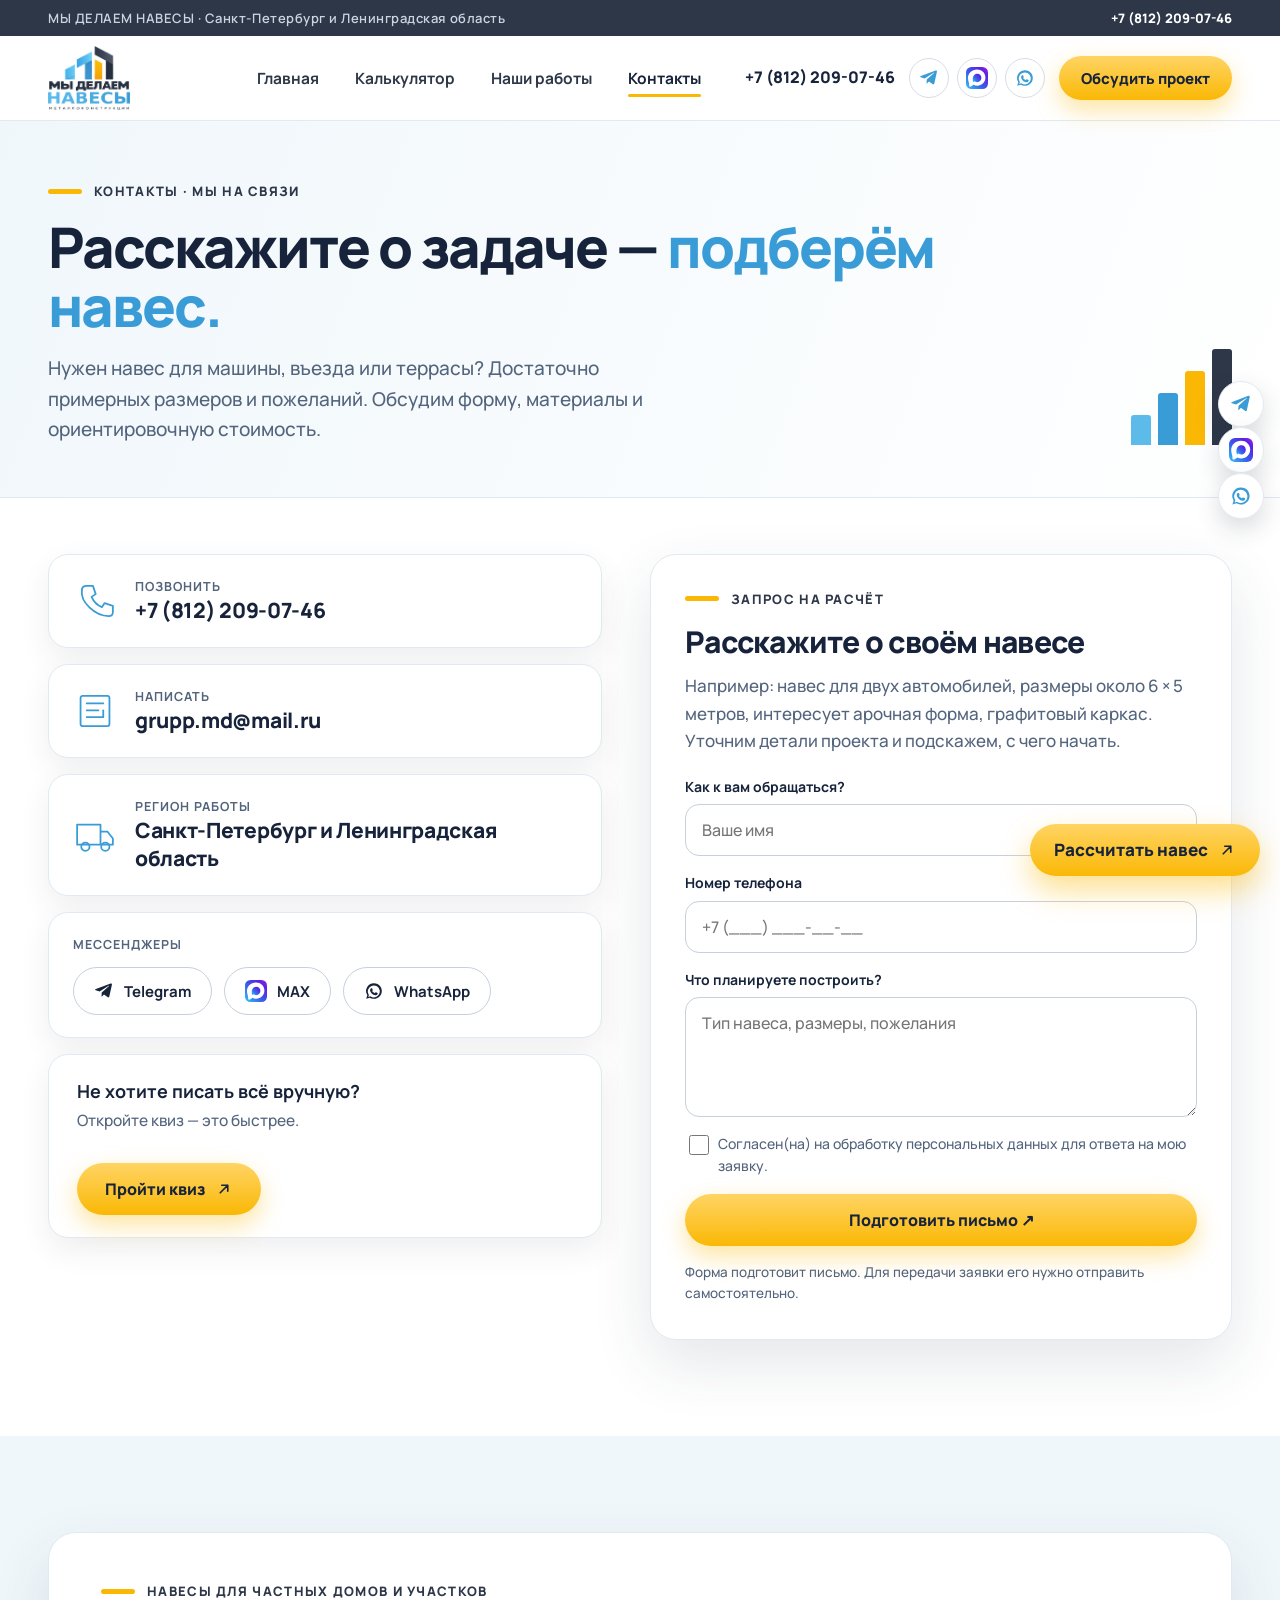
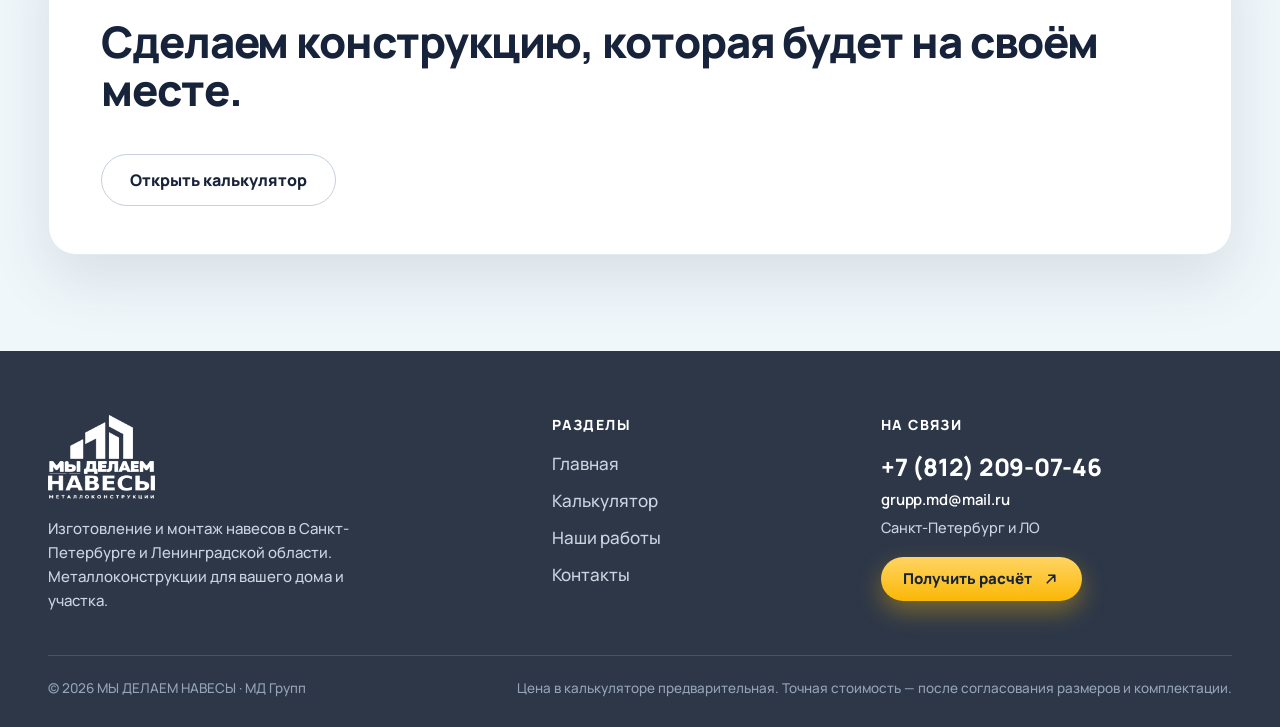
<file: site-navesy-v11/contacts.html>
<!DOCTYPE html>
<html lang="ru"><head><meta charset="utf-8"><meta name="viewport" content="width=device-width, initial-scale=1, viewport-fit=cover">
<title>Контакты — Мы делаем навесы | Санкт-Петербург и Ленинградская область</title><meta name="description" content="Телефон +7 (812) 209-07-46, grupp.md@mail.ru. Подберём навес под размеры вашего участка. Работаем в Санкт-Петербурге и Ленинградской области."><meta name="theme-color" content="#2D3748">
<meta property="og:title" content="Контакты — Мы делаем навесы | Санкт-Петербург и Ленинградская область"><meta property="og:description" content="Телефон +7 (812) 209-07-46, grupp.md@mail.ru. Подберём навес под размеры вашего участка. Работаем в Санкт-Петербурге и Ленинградской области."><meta property="og:type" content="website"><meta property="og:image" content="assets/images/real-10-built-gable.webp">
<link rel="icon" type="image/png" href="assets/images/favicon-64.png"><link rel="apple-touch-icon" href="assets/images/apple-touch-icon.png">
<link rel="stylesheet" href="assets/css/md-site.css"><link rel="stylesheet" href="assets/css/ui-arrows.css">
<script defer src="assets/js/site-config.js"></script><script defer src="assets/js/site.js"></script><script defer src="assets/js/extras.js"></script>
</head><body>
<div class="utility"><div class="wrap"><span>МЫ ДЕЛАЕМ НАВЕСЫ · Санкт-Петербург и Ленинградская область</span><a href="tel:+78122090746">+7 (812) 209-07-46</a></div></div>
<header class="site-header"><div class="wrap header-row"><a class="logo" href="index.html" aria-label="Мы делаем навесы — на главную"><img src="assets/images/logo-navesy.png" alt="Мы делаем навесы — металлоконструкции" width="86" height="64"></a>
<nav class="navigation" id="site-navigation" aria-label="Основное меню"><a href="index.html">Главная</a><a href="calculator.html">Калькулятор</a><a href="works.html">Наши работы</a><a href="contacts.html" aria-current="page">Контакты</a></nav>
<div class="header-actions"><a class="header-phone" href="tel:+78122090746">+7 (812) 209-07-46</a><div class="header-socials"><button aria-label="Telegram" class="messenger-chip messenger-chip--tg" data-popup-note="Оставьте телефон и удобный способ связи — подготовим расчёт и свяжемся с вами." data-popup-open="Telegram" data-popup-title="Связаться через Telegram" data-social-icon="telegram" title="Telegram" type="button"><svg aria-hidden="true" viewbox="0 0 24 24"><path d="M21.5 4.6 18.3 19c-.2 1-1 .9-1.6.6l-4.7-3.5-2.2 2.1c-.2.2-.4.4-.8.4l.3-4.8 8.8-7.9c.4-.3-.1-.5-.5-.2L6.7 12.5l-4.6-1.4c-1-.3-1-.9.2-1.4L20 3c.8-.3 1.7.2 1.5 1.6Z" fill="currentColor"></path></svg></button><button aria-label="MAX" class="messenger-chip messenger-chip--max" data-popup-note="Оставьте телефон и удобный способ связи — подготовим расчёт и свяжемся с вами." data-popup-open="MAX" data-popup-title="Связаться через MAX" data-social-icon="max" title="MAX" type="button"><img alt="" class="max-official-icon" loading="lazy" src="assets/images/max-local.svg"/><span class="max-icon-fallback">MAX</span></button><button aria-label="WhatsApp" class="messenger-chip messenger-chip--wa" data-popup-note="Оставьте телефон и удобный способ связи — подготовим расчёт и свяжемся с вами." data-popup-open="WhatsApp" data-popup-title="Связаться через WhatsApp" data-social-icon="whatsapp" title="WhatsApp" type="button"><svg aria-hidden="true" viewbox="0 0 24 24"><path d="M12 2.6A9.4 9.4 0 0 0 4 17.1L2.6 21.4l4.4-1.4A9.4 9.4 0 1 0 12 2.6Zm0 17.1c-1.4 0-2.8-.4-4-1.1l-.3-.2-2.6.8.8-2.5-.2-.3a7.2 7.2 0 1 1 6.3 3.3Zm4-5.4c-.2-.1-1.4-.7-1.6-.8-.2-.1-.4-.1-.5.1l-.7.8c-.1.2-.3.2-.5.1-1.1-.5-2-1.2-2.8-2.1-.2-.2-.2-.4 0-.6l.5-.6c.1-.1.2-.3.1-.5l-.7-1.7c-.1-.2-.3-.3-.5-.3h-.4c-.2 0-.5.1-.7.3-.6.5-.9 1.2-.9 2 0 .5.2 1 .4 1.5.8 1.7 2.1 3.1 3.8 4.1.6.3 1.3.5 2 .6.6 0 1.1-.1 1.7-.3.5-.2 1-.7 1.1-1.2l.2-1c0-.2-.1-.3-.3-.4Z" fill="currentColor"></path></svg></button></div><button class="btn btn-small" type="button" data-popup-open="Заявка" data-popup-title="Обсудить проект">Обсудить проект</button></div>
<button class="nav-toggle" type="button" aria-controls="site-navigation" aria-expanded="false" aria-label="Открыть меню"><span></span><span></span></button></div></header>
<main><div class="band"><div class="wrap"><div><div class="eb">Контакты · Мы на связи</div><h1>Расскажите о задаче — <em>подберём навес.</em></h1><p class="lead">Нужен навес для машины, въезда или террасы? Достаточно примерных размеров и пожеланий. Обсудим форму, материалы и ориентировочную стоимость.</p></div><div class="mot"><i style="height:30px;background:#5DBBEA"></i><i style="height:52px;background:#399CD7"></i><i style="height:74px;background:#FAB805"></i><i style="height:96px;background:#2D3748"></i></div></div></div>
<section class="s" style="padding-top:56px"><div class="wrap"><div class="cgrid"><div class="cc">
<div class="ci rv"><img src="assets/icons/phone-blue.svg" alt="" width="44" height="44"><div><small>Позвонить</small><a href="tel:+78122090746">+7 (812) 209-07-46</a></div></div>
<div class="ci rv"><img src="assets/icons/blueprint-blue.svg" alt="" width="44" height="44"><div><small>Написать</small><a href="mailto:grupp.md@mail.ru">grupp.md@mail.ru</a></div></div>
<div class="ci rv"><img src="assets/icons/truck-blue.svg" alt="" width="44" height="44"><div><small>Регион работы</small><b>Санкт-Петербург и Ленинградская область</b></div></div>
<div class="ci rv" style="display:block"><small style="margin-bottom:12px">Мессенджеры</small><div class="msgs"><button type="button" data-popup-note="Оставьте телефон и удобный способ связи — подготовим расчёт и свяжемся с вами." data-popup-open="Telegram" data-popup-title="Связаться через Telegram" data-social-icon="telegram" title="Telegram" type="button"><svg aria-hidden="true" viewbox="0 0 24 24"><path d="M21.5 4.6 18.3 19c-.2 1-1 .9-1.6.6l-4.7-3.5-2.2 2.1c-.2.2-.4.4-.8.4l.3-4.8 8.8-7.9c.4-.3-.1-.5-.5-.2L6.7 12.5l-4.6-1.4c-1-.3-1-.9.2-1.4L20 3c.8-.3 1.7.2 1.5 1.6Z" fill="currentColor"></path></svg>Telegram</button><button type="button" data-popup-note="Оставьте телефон и удобный способ связи — подготовим расчёт и свяжемся с вами." data-popup-open="MAX" data-popup-title="Связаться через MAX" data-social-icon="max" title="MAX" type="button"><img alt="" class="max-official-icon" loading="lazy" src="assets/images/max-local.svg"/><span class="max-icon-fallback">MAX</span>MAX</button><button type="button" data-popup-note="Оставьте телефон и удобный способ связи — подготовим расчёт и свяжемся с вами." data-popup-open="WhatsApp" data-popup-title="Связаться через WhatsApp" data-social-icon="whatsapp" title="WhatsApp" type="button"><svg aria-hidden="true" viewbox="0 0 24 24"><path d="M12 2.6A9.4 9.4 0 0 0 4 17.1L2.6 21.4l4.4-1.4A9.4 9.4 0 1 0 12 2.6Zm0 17.1c-1.4 0-2.8-.4-4-1.1l-.3-.2-2.6.8.8-2.5-.2-.3a7.2 7.2 0 1 1 6.3 3.3Zm4-5.4c-.2-.1-1.4-.7-1.6-.8-.2-.1-.4-.1-.5.1l-.7.8c-.1.2-.3.2-.5.1-1.1-.5-2-1.2-2.8-2.1-.2-.2-.2-.4 0-.6l.5-.6c.1-.1.2-.3.1-.5l-.7-1.7c-.1-.2-.3-.3-.5-.3h-.4c-.2 0-.5.1-.7.3-.6.5-.9 1.2-.9 2 0 .5.2 1 .4 1.5.8 1.7 2.1 3.1 3.8 4.1.6.3 1.3.5 2 .6.6 0 1.1-.1 1.7-.3.5-.2 1-.7 1.1-1.2l.2-1c0-.2-.1-.3-.3-.4Z" fill="currentColor"></path></svg>WhatsApp</button></div></div>
<div class="qsp rv" style="margin:0"><div><b>Не хотите писать всё вручную?</b><span>Откройте квиз — это быстрее.</span></div><button class="btn" type="button" data-popup-open="Заявка" data-popup-title="Пройти квиз и оставить заявку">Пройти квиз <svg class="ui-arrow" viewBox="0 0 24 24" fill="none" stroke="currentColor" stroke-width="2.2" stroke-linecap="round" stroke-linejoin="round" aria-hidden="true"><path d="M7 17 17 7M9 7h8v8"/></svg></button></div></div>
<div class="card-f rv"><div class="eb">Запрос на расчёт</div><h2 style="font-size:30px;margin-bottom:14px">Расскажите о своём навесе</h2><p style="color:var(--mut);margin-bottom:22px">Например: навес для двух автомобилей, размеры около 6 × 5 метров, интересует арочная форма, графитовый каркас. Уточним детали проекта и подскажем, с чего начать.</p>
<form class="contact-form" id="contact-form" novalidate><label>Как к вам обращаться?<input name="name" autocomplete="name" placeholder="Ваше имя" required></label><label>Номер телефона<input name="phone" type="tel" autocomplete="tel" placeholder="+7 (___) ___-__-__" required></label>
<label>Что планируете построить?<textarea name="message" rows="4" placeholder="Тип навеса, размеры, пожелания"></textarea></label>
<label class="consent"><input type="checkbox" name="consent" required><span>Согласен(на) на обработку персональных данных для ответа на мою заявку.</span></label>
<button class="btn" type="submit">Отправить запрос <svg class="ui-arrow" viewBox="0 0 24 24" fill="none" stroke="currentColor" stroke-width="2.2" stroke-linecap="round" stroke-linejoin="round" aria-hidden="true"><path d="M7 17 17 7M9 7h8v8"/></svg></button><p class="form-message" role="status" aria-live="polite">Мы свяжемся с вами и подготовим предварительный расчёт.</p></form></div></div></div></section>
<section class="s final"><div class="wrap"><div class="box"><div><div class="eb">Навесы для частных домов и участков</div><h2>Сделаем конструкцию, которая будет на своём месте.</h2></div><div class="btns"><a class="btn btn-ghost" href="calculator.html">Открыть калькулятор</a></div></div></div></section></main>
<footer class="footer"><div class="wrap"><div class="g">
<div><img src="assets/images/logo-navesy-white.png" alt="Мы делаем навесы — металлоконструкции" width="112" height="84"><p>Изготовление и монтаж навесов в Санкт-Петербурге и Ленинградской области. Металлоконструкции для вашего дома и участка.</p></div>
<div><h4>Разделы</h4><ul><li><a href="index.html">Главная</a></li><li><a href="calculator.html">Калькулятор</a></li><li><a href="works.html">Наши работы</a></li><li><a href="contacts.html">Контакты</a></li></ul></div>
<div class="ph"><h4>На связи</h4><a href="tel:+78122090746">+7 (812) 209-07-46</a><span><a href="mailto:grupp.md@mail.ru" style="font:600 15px Manrope">grupp.md@mail.ru</a></span><span>Санкт-Петербург и ЛО</span><button class="btn btn-small" type="button" data-popup-open="Заявка" data-popup-title="Поможем выбрать навес">Получить расчёт <svg class="ui-arrow" viewBox="0 0 24 24" fill="none" stroke="currentColor" stroke-width="2.2" stroke-linecap="round" stroke-linejoin="round" aria-hidden="true"><path d="M7 17 17 7M9 7h8v8"/></svg></button></div></div>
<div class="bot"><span>© <span data-year>2026</span> МЫ ДЕЛАЕМ НАВЕСЫ · МД Групп</span><span>Цена в калькуляторе предварительная. Точная стоимость — после согласования размеров и комплектации.</span></div></div></footer>
<div aria-label="Виджеты связи" class="floating-socials"><div class="floating-socials__stack"><button aria-label="Telegram" class="floating-socials__item floating-socials__item--tg" data-popup-note="Ответьте на несколько вопросов и оставьте телефон — мы свяжемся с вами в Telegram или перезвоним." data-popup-open="Telegram" data-popup-title="Квиз-заявка через Telegram" data-social-icon="telegram" title="Telegram" type="button"><svg aria-hidden="true" viewbox="0 0 24 24"><path d="M21.5 4.6 18.3 19c-.2 1-1 .9-1.6.6l-4.7-3.5-2.2 2.1c-.2.2-.4.4-.8.4l.3-4.8 8.8-7.9c.4-.3-.1-.5-.5-.2L6.7 12.5l-4.6-1.4c-1-.3-1-.9.2-1.4L20 3c.8-.3 1.7.2 1.5 1.6Z" fill="currentColor"></path></svg></button><button aria-label="MAX" class="floating-socials__item floating-socials__item--max" data-popup-note="Ответьте на несколько вопросов и оставьте телефон — мы свяжемся с вами в MAX или перезвоним." data-popup-open="MAX" data-popup-title="Квиз-заявка через MAX" data-social-icon="max" title="MAX" type="button"><img alt="" class="max-official-icon" loading="lazy" src="assets/images/max-local.svg"/><span class="max-icon-fallback">MAX</span></button><button aria-label="WhatsApp" class="floating-socials__item floating-socials__item--wa" data-popup-note="Ответьте на несколько вопросов и оставьте телефон — мы свяжемся с вами в WhatsApp или перезвоним." data-popup-open="WhatsApp" data-popup-title="Квиз-заявка через WhatsApp" data-social-icon="whatsapp" title="WhatsApp" type="button"><svg aria-hidden="true" viewbox="0 0 24 24"><path d="M12 2.6A9.4 9.4 0 0 0 4 17.1L2.6 21.4l4.4-1.4A9.4 9.4 0 1 0 12 2.6Zm0 17.1c-1.4 0-2.8-.4-4-1.1l-.3-.2-2.6.8.8-2.5-.2-.3a7.2 7.2 0 1 1 6.3 3.3Zm4-5.4c-.2-.1-1.4-.7-1.6-.8-.2-.1-.4-.1-.5.1l-.7.8c-.1.2-.3.2-.5.1-1.1-.5-2-1.2-2.8-2.1-.2-.2-.2-.4 0-.6l.5-.6c.1-.1.2-.3.1-.5l-.7-1.7c-.1-.2-.3-.3-.5-.3h-.4c-.2 0-.5.1-.7.3-.6.5-.9 1.2-.9 2 0 .5.2 1 .4 1.5.8 1.7 2.1 3.1 3.8 4.1.6.3 1.3.5 2 .6.6 0 1.1-.1 1.7-.3.5-.2 1-.7 1.1-1.2l.2-1c0-.2-.1-.3-.3-.4Z" fill="currentColor"></path></svg></button></div></div><a class="sticky-calc-btn" href="calculator.html">Рассчитать навес <svg class="ui-arrow" viewBox="0 0 24 24" fill="none" stroke="currentColor" stroke-width="2.2" stroke-linecap="round" stroke-linejoin="round" aria-hidden="true"><path d="M7 17 17 7M9 7h8v8"/></svg></a><div class="mobile-cta-bar"><a class="mobile-cta-bar__call" href="tel:+78122090746">Позвонить</a><button class="mobile-cta-bar__button" data-popup-note="Ответьте на несколько вопросов и оставьте телефон — подготовим предварительный расчёт навеса." data-popup-open="Заявка" data-popup-title="Пройти квиз и оставить заявку" type="button">Пройти квиз</button></div>
<div class="popup-backdrop" hidden=""></div><div aria-hidden="true" aria-labelledby="lead-modal-title" aria-modal="true" class="lead-modal lead-modal--quiz" id="lead-modal" role="dialog">
<div class="lead-modal__dialog lead-modal__dialog--quiz">
<button aria-label="Закрыть форму" class="lead-modal__close" data-popup-close="" type="button">×</button>
<div class="lead-modal__aside">
<span class="lead-modal__kicker">ПОДБОР НАВЕСА</span>
<h3>Четыре коротких вопроса — и мы поймём вашу задачу.</h3>
<ul>
<li>Поймём, какой навес вам нужен.</li>
<li>Сориентируем по форме, размерам и комплектации.</li>
<li>Отправим предварительный расчёт и свяжемся удобным способом.</li>
</ul>
<div class="lead-modal__aside-note">МЫ ДЕЛАЕМ НАВЕСЫ · Санкт-Петербург и ЛО · без предоплаты</div>
</div>
<div class="lead-modal__content">
<span class="lead-modal__kicker">КВИЗ-ЗАЯВКА</span>
<h3 id="lead-modal-title">Рассчитаем навес по вашим пожеланиям</h3>
<p class="lead-modal__text" data-popup-text="">Выберите подходящие варианты, а затем оставьте телефон. Это поможет подготовить точное предложение.</p>
<div class="quiz-progress"><span class="quiz-progress__label">Шаг <b data-quiz-step-current="">1</b> / 4</span><div class="quiz-progress__bar"><i data-quiz-progress=""></i></div></div>
<form class="quiz-form" data-quiz-form="" id="lead-form" novalidate="">
<input name="channel" type="hidden" value="Квиз с сайта"/>
<input name="page" type="hidden" value=""/>
<div class="quiz-step is-active" data-step="1">
<h4>Что нужно построить?</h4>
<div class="quiz-options">
<label class="quiz-option"><input name="purpose" required="" type="radio" value="Для 1 автомобиля"/><span>Для 1 автомобиля</span></label>
<label class="quiz-option"><input name="purpose" type="radio" value="Для 2 автомобилей"/><span>Для 2 автомобилей</span></label>
<label class="quiz-option"><input name="purpose" type="radio" value="Для террасы / зоны отдыха"/><span>Для террасы / зоны отдыха</span></label>
<label class="quiz-option"><input name="purpose" type="radio" value="Навес над въездом / двором"/><span>Навес над въездом / двором</span></label>
<label class="quiz-option"><input name="purpose" type="radio" value="Нужен другой вариант"/><span>Нужен другой вариант</span></label>
</div>
</div>
<div class="quiz-step" data-step="2">
<h4>Какая форма ближе?</h4>
<div class="quiz-options quiz-options--three">
<label class="quiz-option"><input name="type" required="" type="radio" value="Арочный"/><span>Арочный</span></label>
<label class="quiz-option"><input name="type" type="radio" value="Двускатный"/><span>Двускатный</span></label>
<label class="quiz-option"><input name="type" type="radio" value="Односкатный"/><span>Односкатный</span></label>
<label class="quiz-option"><input name="type" type="radio" value="Нужен совет"/><span>Нужен совет</span></label>
</div>
</div>
<div class="quiz-step" data-step="3">
<h4>Какие размеры и пожелания?</h4>
<div class="quiz-fields-row">
<label>Ширина, м<input name="width" placeholder="например, 6" type="text"/></label>
<label>Длина, м<input name="length" placeholder="например, 8" type="text"/></label>
</div>
<label>Комментарий<textarea name="message" placeholder="Например: нужен навес для двух автомобилей, цвет графит, без предоплаты, с монтажом под ключ" rows="4"></textarea></label>
</div>
<div class="quiz-step" data-step="4">
<h4>Куда отправить расчёт?</h4>
<div class="quiz-fields-row">
<label>Ваше имя<input autocomplete="name" name="name" placeholder="Ваше имя" required=""/></label>
<label>Телефон<input autocomplete="tel" name="phone" placeholder="+7 (___) ___-__-__" required="" type="tel"/></label>
</div>
<label>Удобный способ связи
            <select name="contact_method">
<option value="Телефон">Телефон</option>
<option value="WhatsApp">WhatsApp</option>
<option value="Telegram">Telegram</option>
<option value="MAX">MAX</option>
</select>
</label>
<label class="consent"><input name="consent" required="" type="checkbox"/><span>Согласен(на) на обработку персональных данных для ответа на мою заявку.</span></label>
</div>
<div class="quiz-nav">
<button class="btn btn-ghost" data-quiz-prev="" type="button">Назад</button>
<div class="quiz-nav__spacer"></div>
<button class="btn" data-quiz-next="" type="button">Далее</button>
<button class="btn" data-quiz-submit="" hidden="" type="submit">Получить расчёт <svg aria-hidden="true" class="ui-arrow" fill="none" height="19" stroke="currentColor" stroke-linecap="round" stroke-linejoin="round" stroke-width="2" viewbox="0 0 24 24" width="19"><path d="M5 19 19 5M7 5h12v12"></path></svg></button>
</div>
<p aria-live="polite" class="form-message" role="status">Сначала выберите параметры, затем оставьте контакты — мы подготовим предварительный расчёт.</p>
</form>
</div>
</div>
</div>
</file>
<file: site-navesy-v11/assets/css/md-site.css>
/* МЫ ДЕЛАЕМ НАВЕСЫ — единый дизайн сайта (небесная палитра брендбука, Manrope) */
@font-face{font-family:Manrope;font-weight:400;src:url(../fonts/manrope-cyrillic-400.woff2) format('woff2');unicode-range:U+0301,U+0400-045F,U+0490-0491,U+04B0-04B1,U+2116}
@font-face{font-family:Manrope;font-weight:400;src:url(../fonts/manrope-latin-400.woff2) format('woff2');unicode-range:U+0000-00FF,U+0131,U+0152-0153,U+2000-206F,U+20AC,U+2122,U+2191,U+2193,U+2212,U+FEFF}
@font-face{font-family:Manrope;font-weight:500;src:url(../fonts/manrope-cyrillic-500.woff2) format('woff2');unicode-range:U+0301,U+0400-045F,U+0490-0491,U+04B0-04B1,U+2116}
@font-face{font-family:Manrope;font-weight:500;src:url(../fonts/manrope-latin-500.woff2) format('woff2');unicode-range:U+0000-00FF,U+0131,U+0152-0153,U+2000-206F,U+20AC,U+2122,U+2191,U+2193,U+2212,U+FEFF}
@font-face{font-family:Manrope;font-weight:600;src:url(../fonts/manrope-cyrillic-600.woff2) format('woff2');unicode-range:U+0301,U+0400-045F,U+0490-0491,U+04B0-04B1,U+2116}
@font-face{font-family:Manrope;font-weight:600;src:url(../fonts/manrope-latin-600.woff2) format('woff2');unicode-range:U+0000-00FF,U+0131,U+0152-0153,U+2000-206F,U+20AC,U+2122,U+2191,U+2193,U+2212,U+FEFF}
@font-face{font-family:Manrope;font-weight:700;src:url(../fonts/manrope-cyrillic-700.woff2) format('woff2');unicode-range:U+0301,U+0400-045F,U+0490-0491,U+04B0-04B1,U+2116}
@font-face{font-family:Manrope;font-weight:700;src:url(../fonts/manrope-latin-700.woff2) format('woff2');unicode-range:U+0000-00FF,U+0131,U+0152-0153,U+2000-206F,U+20AC,U+2122,U+2191,U+2193,U+2212,U+FEFF}
@font-face{font-family:Manrope;font-weight:800;src:url(../fonts/manrope-cyrillic-800.woff2) format('woff2');unicode-range:U+0301,U+0400-045F,U+0490-0491,U+04B0-04B1,U+2116}
@font-face{font-family:Manrope;font-weight:800;src:url(../fonts/manrope-latin-800.woff2) format('woff2');unicode-range:U+0000-00FF,U+0131,U+0152-0153,U+2000-206F,U+20AC,U+2122,U+2191,U+2193,U+2212,U+FEFF}
:root{--sky:#5DBBEA;--deep:#399CD7;--yel:#FAB805;--yel-h:#FFD464;--gr:#2D3748;--ink:#17233A;--mut:#53647D;--lg:#E5E7EB;--tint:#F0F7FB;--line:#E1EAF1;--r:20px;--sh:0 12px 30px rgba(45,55,72,.08);--focus:0 0 0 3px rgba(57,156,215,.28);--hh:84px}
*{box-sizing:border-box}html{scroll-behavior:smooth;scroll-padding-top:calc(var(--hh) + 16px)}
body{margin:0;font:500 17px/1.6 Manrope,Arial,sans-serif;color:var(--gr);background:#fff;-webkit-font-smoothing:antialiased}
body.body-locked{overflow:hidden}[hidden]{display:none!important}.is-hidden{display:none!important}
img{max-width:100%;display:block}a{color:inherit;text-decoration:none}button{font-family:inherit}
h1,h2,h3,h4{color:var(--ink);margin:0;letter-spacing:-.025em}
h1{font-weight:800;font-size:clamp(36px,5vw,64px);line-height:1.05;letter-spacing:-.035em}
h2{font-weight:800;font-size:clamp(28px,3.4vw,44px);line-height:1.1}
h3{font-weight:800;font-size:20px;line-height:1.25;letter-spacing:-.015em}
p{margin:0}.wrap{max-width:1240px;margin:0 auto;padding:0 28px}
em{font-style:normal;color:var(--deep)}
.eb{display:flex;align-items:center;gap:12px;font-weight:800;font-size:13px;letter-spacing:.1em;text-transform:uppercase;color:var(--gr);margin-bottom:16px}.eb::before{content:"";width:34px;height:5px;border-radius:3px;background:var(--yel);flex:none}
.lead{font-size:19px;color:var(--mut);max-width:640px}
:focus-visible{outline:0;box-shadow:var(--focus);border-radius:12px}
.ui-arrow{flex:none;transition:transform .2s}a:hover .ui-arrow,button:hover .ui-arrow{transform:translate(2px,-2px)}
/* кнопки */
.btn{display:inline-flex;align-items:center;justify-content:center;gap:10px;min-height:52px;padding:0 28px;border:0;border-radius:999px;background:linear-gradient(180deg,#FFD464,var(--yel));color:var(--ink);font:800 16px Manrope,sans-serif;cursor:pointer;box-shadow:0 10px 24px rgba(250,184,5,.38);transition:transform .15s,background .15s}
.btn:hover{transform:translateY(-1px);background:var(--yel-h)}.btn:active{transform:none;background:#E5A800}.btn-small{min-height:44px;padding:0 22px;font-size:15px}
.btn-ghost{background:#fff;box-shadow:none;border:1.5px solid #C7D0DC}.btn-ghost:hover{background:var(--tint);border-color:var(--deep)}
.link{display:inline-flex;align-items:center;gap:10px;font-weight:700;color:var(--deep);border-bottom:2px solid var(--sky);padding-bottom:3px;background:none;border-top:0;border-left:0;border-right:0;cursor:pointer;font-size:inherit}.link:hover{border-color:var(--deep)}
/* верхняя полоса и шапка */
.utility{background:var(--gr);color:#CBD5E1;font-size:13px;font-weight:600}.utility .wrap{display:flex;justify-content:space-between;gap:20px;min-height:36px;align-items:center}.utility a{color:#fff;font-weight:800;display:inline-flex;gap:8px;align-items:center}.utility span{letter-spacing:.04em}
.site-header{position:sticky;top:0;z-index:60;background:rgba(255,255,255,.95);backdrop-filter:blur(10px);border-bottom:1px solid var(--line)}
.header-row{display:flex;align-items:center;gap:28px;min-height:var(--hh)}
.logo img{height:64px;width:auto}
.navigation{display:flex;gap:4px;margin-left:auto}.navigation a{padding:10px 16px;border-radius:999px;font-weight:700;font-size:15.5px;position:relative}.navigation a:hover{background:var(--tint)}.navigation a[aria-current=page]{color:var(--ink)}.navigation a[aria-current=page]::after{content:"";position:absolute;left:16px;right:16px;bottom:3px;height:3px;border-radius:2px;background:var(--yel)}
.header-actions{display:flex;align-items:center;gap:14px}.header-phone{font-weight:800;font-size:16px;color:var(--ink);white-space:nowrap}
.header-socials{display:flex;gap:8px}.messenger-chip{width:40px;height:40px;border-radius:50%;border:1.5px solid #D5DCE6;background:#fff;display:grid;place-items:center;cursor:pointer;padding:0;color:var(--deep);transition:.15s}.messenger-chip:hover{border-color:var(--deep);background:var(--tint)}.messenger-chip svg{width:20px;height:20px;fill:currentColor}.messenger-chip img{width:22px;height:22px}.max-icon-fallback{display:none!important}
.nav-toggle{display:none;margin-left:auto;width:48px;height:48px;border:1px solid var(--line);border-radius:14px;background:#fff;cursor:pointer;padding:0}.nav-toggle span{display:block;width:20px;height:2px;background:var(--gr);margin:5px auto;border-radius:2px;transition:.2s}
.nav-toggle[aria-expanded=true] span:first-child{transform:translateY(3.5px) rotate(45deg)}.nav-toggle[aria-expanded=true] span:last-child{transform:translateY(-3.5px) rotate(-45deg)}
/* первый экран */
.hero{position:relative;background:linear-gradient(110deg,#fff 40%,var(--tint) 100%);overflow:hidden}
.hero .wrap{display:grid;grid-template-columns:minmax(0,1fr) minmax(0,1fr);gap:24px;align-items:center;min-height:620px;padding-top:56px;padding-bottom:64px;position:relative}
.hero h1{margin-bottom:22px}.hero h1 em{display:block}.hero .lead{margin-bottom:30px}
.hero .cta{display:flex;flex-wrap:wrap;align-items:center;gap:26px}
.hero-ph{position:absolute;right:0;top:0;bottom:0;width:54%;clip-path:polygon(14% 0,100% 0,100% 100%,0 100%)}.hero-ph img{width:100%;height:100%;object-fit:cover}
.hero-cap{position:absolute;right:28px;bottom:22px;z-index:2;display:flex;gap:14px;flex-wrap:wrap;background:rgba(255,255,255,.93);border-radius:999px;padding:8px 18px;font-size:13px;font-weight:700;color:var(--mut)}.hero-cap b{color:var(--ink)}
.facts{background:#fff;border-bottom:1px solid var(--line)}.facts .wrap{display:grid;grid-template-columns:repeat(3,1fr)}
.fact{display:flex;gap:16px;align-items:center;padding:26px 24px;border-right:1px solid var(--line)}.fact:last-child{border:0}.fact i{font:800 14px Manrope;font-style:normal;color:var(--deep);width:36px;height:36px;border-radius:50%;background:#E3F3FB;display:grid;place-items:center;flex:none}.fact b{color:var(--ink);font-size:16.5px}
section.s{padding:96px 0}.tint{background:var(--tint)}
.sh{display:flex;justify-content:space-between;align-items:flex-end;gap:30px;margin-bottom:46px}.sh .lead{margin-top:16px}
/* условия */
.assure{display:grid;grid-template-columns:1.05fr 1fr;gap:56px;align-items:center}
.assure-ph{border-radius:26px;overflow:hidden;box-shadow:0 24px 60px rgba(45,55,72,.16);aspect-ratio:4/3}.assure-ph img{width:100%;height:100%;object-fit:cover}
.pts{display:grid;grid-template-columns:repeat(3,1fr);gap:16px;margin:30px 0}.pt{background:#fff;border:1px solid var(--line);border-radius:var(--r);padding:20px;box-shadow:var(--sh)}.pt i{font:800 12px Manrope;font-style:normal;color:var(--deep);display:block;margin-bottom:8px}.pt b{display:block;color:var(--ink);font-size:17px;line-height:1.25;margin-bottom:6px}.pt span{color:var(--mut);font-size:14.5px;line-height:1.45;display:block}
/* типы */
.types{display:grid;grid-template-columns:repeat(3,1fr);gap:24px}
.tcard{background:#fff;border:1px solid var(--line);border-radius:var(--r);overflow:hidden;box-shadow:var(--sh);display:flex;flex-direction:column}.tcard .ph{aspect-ratio:4/3;overflow:hidden}.tcard .ph img{width:100%;height:100%;object-fit:cover;transition:transform .5s}.tcard:hover .ph img{transform:scale(1.04)}.tcard .tx{padding:22px 24px 26px;display:flex;flex-direction:column;gap:8px;flex:1}.tcard p{color:var(--mut);font-size:15.5px}.tcard .link{margin-top:auto;align-self:flex-start}
.fam{display:grid;grid-template-columns:repeat(4,1fr);gap:22px;margin-top:56px}
.fcard{background:#fff;border:1px solid var(--line);border-radius:var(--r);padding:24px;box-shadow:var(--sh);display:flex;flex-direction:column;gap:12px}.fcard .big{background:var(--tint);border-radius:14px;padding:14px 10px}.fcard .big img{width:100%;height:auto}.fcard p{font-size:15px;color:var(--mut);line-height:1.5}
.thumbs{display:grid;grid-template-columns:repeat(3,1fr);gap:8px;margin-top:auto}.thumbs figure{margin:0;border:1px solid var(--line);border-radius:12px;padding:6px 4px 5px;text-align:center;background:#fff}.thumbs img{width:100%;height:auto}.thumbs figcaption{font:800 11.5px Manrope;color:var(--ink);margin-top:1px}
.sub-h{display:flex;justify-content:space-between;align-items:flex-end;gap:24px;margin-top:64px;flex-wrap:wrap}.sub-h h3{font-size:28px;font-weight:800}
/* этапы */
.process{display:grid;grid-template-columns:1fr 1.1fr;gap:56px;align-items:center}
.process-ph{border-radius:26px;overflow:hidden;box-shadow:0 24px 60px rgba(45,55,72,.16);aspect-ratio:1/1}.process-ph img{width:100%;height:100%;object-fit:cover}
.steps{display:grid;gap:16px;margin:30px 0}.step{display:flex;gap:18px;background:#fff;border:1px solid var(--line);border-radius:var(--r);padding:20px 22px;box-shadow:var(--sh)}.step .n{flex:none;font:800 14px Manrope;width:44px;height:44px;border-radius:50%;background:#E3F3FB;display:grid;place-items:center;color:var(--ink)}.step p{color:var(--mut);font-size:15.5px;margin-top:3px}
/* калькулятор */
.calc-bg{background:var(--tint)}
.calc-shell{background:#fff;border:1px solid var(--line);border-radius:26px;box-shadow:0 24px 60px rgba(45,55,72,.14);padding:18px}
.calc-notes{display:grid;grid-template-columns:repeat(3,1fr);gap:20px;margin-top:28px}.note{background:#fff;border:1px solid var(--line);border-radius:var(--r);padding:20px 24px;box-shadow:var(--sh)}.note b{display:block;color:var(--ink);margin-bottom:4px}.note span{color:var(--mut);font-size:15.5px}
/* работы */
.works3{display:grid;grid-template-columns:repeat(3,1fr);gap:24px}
.wk{background:#fff;border:1px solid var(--line);border-radius:var(--r);overflow:hidden;box-shadow:var(--sh);display:flex;flex-direction:column}.wk .ph{aspect-ratio:16/10;overflow:hidden;position:relative}.wk .ph img{width:100%;height:100%;object-fit:cover;transition:transform .5s}.wk:hover .ph img{transform:scale(1.04)}.wk .tx{padding:20px 22px 24px}.wk .tx small{display:block;font:800 11.5px Manrope;letter-spacing:.08em;color:var(--deep);margin-bottom:6px;text-transform:uppercase}
/* отзывы */
.reviews{display:grid;grid-template-columns:1fr 1.6fr;gap:56px;align-items:start}
.rvcards{display:grid;gap:16px}.rvc{background:#fff;border:1px solid var(--line);border-radius:var(--r);padding:24px 26px;box-shadow:var(--sh)}.rvc .src{display:inline-block;font:800 11.5px Manrope;letter-spacing:.08em;text-transform:uppercase;color:var(--ink);background:#E3F3FB;border-radius:999px;padding:5px 12px;margin-bottom:12px}.rvc p{color:var(--gr);font-size:16.5px}.rvc strong{display:block;margin-top:12px;color:var(--ink)}.rvc span.m{color:var(--mut);font-size:14px}
.rv-note{margin-top:18px;font-size:14px;color:var(--mut);display:flex;gap:16px;flex-wrap:wrap;align-items:center}
/* баннер */
.banner{position:relative;color:#fff;overflow:hidden;min-height:420px;display:flex;align-items:center}.banner img.bg{position:absolute;inset:0;width:100%;height:100%;object-fit:cover}.banner::before{content:"";position:absolute;inset:0;background:linear-gradient(90deg,rgba(23,35,58,.86) 8%,rgba(23,35,58,.45) 60%,rgba(23,35,58,.1));z-index:1}.banner .wrap{position:relative;z-index:2;padding-top:64px;padding-bottom:64px;width:100%}.banner h2{color:#fff;max-width:640px}.banner p{margin-top:18px;max-width:560px;color:#E2E8F0;font-size:18px}.banner .eb{color:#fff}
/* FAQ */
.faq{display:grid;grid-template-columns:1fr 1.5fr;gap:56px;align-items:start}.faq-list{display:grid;gap:12px}
.faq-list details{background:#fff;border:1px solid var(--line);border-radius:18px;padding:0 24px;box-shadow:var(--sh)}.faq-list summary{list-style:none;cursor:pointer;padding:20px 30px 20px 0;font-weight:800;color:var(--ink);font-size:17.5px;position:relative}.faq-list summary::-webkit-details-marker{display:none}.faq-list summary::after{content:"";position:absolute;right:4px;top:50%;width:11px;height:11px;border-right:2.5px solid var(--deep);border-bottom:2.5px solid var(--deep);transform:translateY(-70%) rotate(45deg);transition:.2s}.faq-list details[open] summary::after{transform:translateY(-30%) rotate(-135deg)}.faq-list details p{padding:0 0 22px;color:var(--mut);font-size:16.5px}
/* финальный призыв */
.final{background:var(--tint)}.final .box{display:flex;justify-content:space-between;align-items:center;gap:40px;flex-wrap:wrap;background:#fff;border:1px solid var(--line);border-radius:28px;padding:48px 52px;box-shadow:0 24px 60px rgba(45,55,72,.12)}.final .btns{display:flex;gap:16px;flex-wrap:wrap}
/* страницы внутри */
.band{background:linear-gradient(110deg,#F0F7FB,#fff);border-bottom:1px solid var(--line);padding:60px 0 52px}.band .wrap{display:flex;justify-content:space-between;align-items:flex-end;gap:40px}.band h1{font-size:clamp(34px,4.6vw,56px)}.band .lead{margin-top:18px}
.mot{display:flex;gap:7px;align-items:flex-end;flex:none}.mot i{display:block;width:20px;border-radius:3px 3px 0 0}
.qsp{display:flex;justify-content:space-between;align-items:center;gap:30px;flex-wrap:wrap;background:#fff;border:1px solid var(--line);border-radius:var(--r);padding:22px 28px;box-shadow:var(--sh);margin-bottom:30px}.qsp b{display:block;color:var(--ink);font-size:18px}.qsp span{color:var(--mut);font-size:15.5px}
.feat{display:grid;grid-template-columns:repeat(3,1fr);gap:22px;margin-bottom:56px}.feat article{background:#fff;border:1px solid var(--line);border-radius:var(--r);padding:24px;box-shadow:var(--sh);display:flex;flex-direction:column;gap:10px}.feat p{color:var(--mut);font-size:15.5px}.feat .link{margin-top:auto;align-self:flex-start}
.work-filters{display:flex;flex-wrap:wrap;gap:10px;margin-bottom:34px}.filter{font:700 15px Manrope;padding:11px 22px;border-radius:999px;border:1px solid #D5DCE6;background:#fff;color:var(--gr);cursor:pointer;transition:.15s}.filter:hover{border-color:var(--deep)}.filter[aria-pressed=true]{background:var(--sky);border-color:var(--sky);color:var(--ink)}.filter span{opacity:.7;margin-left:6px;font-weight:600}
.gallery{display:grid;grid-template-columns:repeat(3,1fr);gap:24px}
.work-card{background:#fff;border:1px solid var(--line);border-radius:var(--r);overflow:hidden;box-shadow:var(--sh);display:flex;flex-direction:column;cursor:zoom-in;transition:transform .2s}.work-card:hover{transform:translateY(-3px)}
.work-photo{aspect-ratio:16/10;overflow:hidden;position:relative}.work-photo img{width:100%;height:100%;object-fit:cover;transition:transform .5s}.work-card:hover .work-photo img{transform:scale(1.04)}
.zoom-indicator{position:absolute;right:12px;top:12px;width:38px;height:38px;border-radius:50%;background:rgba(255,255,255,.94);display:grid;place-items:center;color:var(--ink)}.zoom-indicator svg{width:18px;height:18px;stroke:currentColor;fill:none;stroke-width:2;stroke-linecap:round;stroke-linejoin:round}
.work-description{display:flex;justify-content:space-between;gap:14px;align-items:flex-start;padding:18px 22px 6px}.work-description>div span{display:block;font:800 11px Manrope;letter-spacing:.08em;color:var(--deep);margin-bottom:5px}.work-description>span{font-size:13.5px;color:var(--mut);font-weight:600;display:flex;gap:6px;align-items:center;white-space:nowrap}.work-description svg{width:15px;height:15px;stroke:currentColor;fill:none;stroke-width:2}
.work-card__action{padding:6px 22px 20px}.work-card__action button{background:none;border:0;padding:0;cursor:pointer;color:var(--deep);font:800 14.5px Manrope;display:inline-flex;gap:8px;align-items:center;border-bottom:2px solid var(--sky);padding-bottom:2px}
.gallery-more{display:flex;flex-direction:column;align-items:center;gap:14px;margin-top:40px}.gallery-more__button{font:800 16px Manrope;padding:0 30px;min-height:52px;border-radius:999px;border:1.5px solid #C7D0DC;background:#fff;cursor:pointer;display:inline-flex;align-items:center;gap:10px}.gallery-more__button:hover{background:var(--tint);border-color:var(--deep)}.gallery-more__count{font-size:14px;color:var(--mut)}
.image-dialog{border:0;padding:0;background:transparent;max-width:min(1100px,94vw);width:100%}.image-dialog::backdrop{background:rgba(23,35,58,.82);backdrop-filter:blur(3px)}.dialog-inner{position:relative;background:#fff;border-radius:22px;overflow:hidden}.dialog-inner img{width:100%;max-height:78vh;object-fit:contain;background:#0f172a}[data-dialog-title]{padding:16px 24px;font-weight:700;color:var(--ink)}.dialog-close{position:absolute;right:14px;top:14px;width:44px;height:44px;border-radius:50%;border:0;background:rgba(255,255,255,.95);font-size:26px;cursor:pointer;color:var(--ink);z-index:2;line-height:1}
.how{display:grid;grid-template-columns:1.05fr 1fr;gap:56px;align-items:center}.how svg{width:100%;height:auto;background:#fff;border:1px solid var(--line);border-radius:var(--r);box-shadow:var(--sh)}
.hl{list-style:none;margin:0;padding:0;display:grid;gap:18px;counter-reset:h}.hl li{display:flex;gap:16px}.hl li::before{counter-increment:h;content:counter(h);flex:none;width:36px;height:36px;border-radius:50%;background:var(--sky);color:var(--ink);font:800 15px Manrope;display:grid;place-items:center}.hl b{display:block;color:var(--ink)}.hl span{color:var(--mut);font-size:15.5px}
/* контакты и формы */
.cgrid{display:grid;grid-template-columns:1fr 1.05fr;gap:48px;align-items:start}.cc{display:grid;gap:16px}
.ci{display:flex;gap:18px;align-items:center;background:#fff;border:1px solid var(--line);border-radius:var(--r);padding:22px 24px;box-shadow:var(--sh)}.ci img{width:44px;height:44px;flex:none}.ci small{display:block;font-weight:700;font-size:12.5px;letter-spacing:.08em;text-transform:uppercase;color:var(--mut)}.ci a,.ci b{font-size:21px;font-weight:800;color:var(--ink);letter-spacing:-.015em;line-height:1.25}.ci span{display:block;color:var(--mut);font-size:15px;font-weight:500}
.msgs{display:flex;flex-wrap:wrap;gap:12px;margin-top:6px}.msgs button{display:inline-flex;align-items:center;gap:10px;padding:12px 20px;border:1.5px solid #C7D0DC;border-radius:999px;font:700 15px Manrope;background:#fff;cursor:pointer;color:var(--ink)}.msgs button:hover{border-color:var(--deep);background:var(--tint)}.msgs svg{width:20px;height:20px;fill:var(--deep)}.msgs img{width:22px;height:22px}
.card-f{background:#fff;border:1px solid var(--line);border-radius:26px;padding:34px;box-shadow:0 24px 60px rgba(45,55,72,.12)}
.contact-form{display:grid;gap:16px}.contact-form label{display:grid;gap:6px;font-weight:700;font-size:14px;color:var(--ink)}
.contact-form input:not([type=checkbox]),.contact-form textarea,.contact-form select,.quiz-form input:not([type=radio]):not([type=checkbox]),.quiz-form textarea,.quiz-form select{width:100%;font:500 16px Manrope,sans-serif;color:var(--gr);background:#fff;border:1.5px solid #C7D0DC;border-radius:14px;padding:14px 16px;min-height:52px;outline:0;transition:.15s}
.contact-form textarea,.quiz-form textarea{min-height:120px;resize:vertical}.contact-form input:focus,.contact-form textarea:focus,.quiz-form input:focus,.quiz-form select:focus,.quiz-form textarea:focus{border-color:var(--deep);box-shadow:var(--focus)}
.consent{display:flex!important;gap:12px;align-items:flex-start;font-weight:500!important;font-size:14px!important;color:var(--mut)!important}.consent input{width:20px;height:20px;margin-top:2px;flex:none;accent-color:var(--deep)}
.form-message{font-size:13.5px;color:var(--mut);min-height:1.2em}
/* подвал */
.footer{background:var(--gr);color:#CBD5E1;padding:64px 0 28px}.footer .g{display:grid;grid-template-columns:1.3fr .8fr 1fr;gap:48px;padding-bottom:42px;border-bottom:1px solid rgba(255,255,255,.14)}
.footer img{height:84px;width:auto;margin-bottom:18px}.footer p{font-size:15px;max-width:340px}.footer h4{margin:0 0 16px;color:#fff;font:800 14px Manrope;letter-spacing:.1em;text-transform:uppercase}.footer ul{list-style:none;margin:0;padding:0;display:grid;gap:10px}.footer a:hover{color:#fff}.footer .ph a{font:800 24px Manrope;color:#fff;display:block;letter-spacing:-.01em}.footer .ph span{display:block;font-size:14.5px;margin-top:6px}.footer .ph .btn{margin-top:18px;color:var(--ink)}
.footer .bot{display:flex;justify-content:space-between;gap:20px;flex-wrap:wrap;padding-top:22px;font-size:13.5px;color:#94A3B8}
/* плавающие кнопки */
.floating-socials{position:fixed;right:16px;top:50%;transform:translateY(-50%);z-index:40;display:grid;gap:10px}.floating-socials button{width:46px;height:46px;border-radius:50%;border:1px solid var(--line);background:#fff;box-shadow:0 10px 24px rgba(45,55,72,.18);display:grid;place-items:center;cursor:pointer;color:var(--deep);padding:0}.floating-socials button:hover{background:var(--tint)}.floating-socials svg{width:22px;height:22px;fill:currentColor}.floating-socials img{width:24px;height:24px}
.sticky-calc-btn{position:fixed;right:20px;bottom:24px;z-index:40;display:inline-flex;align-items:center;gap:10px;min-height:52px;padding:0 24px;border-radius:999px;background:linear-gradient(180deg,#FFD464,var(--yel));color:var(--ink);font-weight:800;box-shadow:0 14px 30px rgba(250,184,5,.45)}
body.footer-in-view .sticky-calc-btn,body.footer-in-view .floating-socials{opacity:0;pointer-events:none}.sticky-calc-btn,.floating-socials{transition:opacity .25s}
.mobile-cta-bar,.mobile-calc-link{display:none}
/* квиз-заявка */
.popup-backdrop{position:fixed;inset:0;background:rgba(23,35,58,.6);backdrop-filter:blur(4px);z-index:90}
.lead-modal{position:fixed;inset:0;z-index:100;display:none;place-items:center;padding:20px;overflow:auto}.lead-modal.is-open{display:grid}
.lead-modal__dialog{position:relative;background:#fff;border-radius:28px;width:min(940px,100%);box-shadow:0 40px 100px rgba(0,0,0,.35);overflow:hidden}

.lead-modal h2,.lead-modal h3{color:var(--ink)}.lead-modal p{color:var(--mut)}

.quiz-step{display:none;border:0;padding:0;margin:0 0 6px}.quiz-step.is-active{display:block}.quiz-step legend,.quiz-step h3{font:800 24px Manrope;color:var(--ink);margin-bottom:16px;padding:0}
.quiz-options{display:grid;grid-template-columns:repeat(2,1fr);gap:12px}.quiz-option{position:relative;display:block;cursor:pointer}.quiz-option input{position:absolute;opacity:0;pointer-events:none}.quiz-option span{display:block;border:1.5px solid #C7D0DC;border-radius:16px;padding:16px 18px;font-weight:700;color:var(--ink);background:#fff;transition:.15s}.quiz-option span small{display:block;font-weight:500;color:var(--mut);font-size:13.5px;margin-top:3px}.quiz-option:hover span{border-color:var(--deep)}.quiz-option input:checked+span{background:#E3F3FB;border-color:var(--sky);box-shadow:0 0 0 2px var(--sky) inset}.quiz-option input:focus-visible+span{box-shadow:var(--focus)}
.quiz-actions{display:flex;justify-content:space-between;gap:14px;margin-top:22px}.quiz-actions .btn{min-width:150px}
.consent-row{display:flex;gap:12px;align-items:flex-start;font-size:14px;color:var(--mut)}.consent-row input{width:20px;height:20px;accent-color:var(--deep);margin-top:2px}
/* анимация появления */
.rv{opacity:0;transform:translateY(18px);transition:opacity .6s,transform .6s}.rv.in{opacity:1;transform:none}
@media (prefers-reduced-motion:reduce){.rv{opacity:1;transform:none;transition:none}html{scroll-behavior:auto}}
/* планшет */
@media (max-width:1100px){.fam{grid-template-columns:repeat(2,1fr)}.types,.works3,.gallery,.feat{grid-template-columns:repeat(2,1fr)}.assure,.process,.reviews,.faq,.cgrid,.how{grid-template-columns:1fr;gap:36px}.footer .g{grid-template-columns:1fr 1fr}.header-phone{display:none}}
/* телефон */
@media (max-width:900px){:root{--hh:68px}
 .utility span{display:none}.utility .wrap{justify-content:center}.logo img{height:52px}
 .nav-toggle{display:block}.header-actions{display:none}
 .navigation{display:none;position:absolute;left:0;right:0;top:100%;background:#fff;border-bottom:1px solid var(--line);padding:12px 28px 22px;box-shadow:0 20px 40px rgba(45,55,72,.14);flex-direction:column;margin:0}.navigation.is-open{display:flex}.navigation a{padding:14px 6px;border-radius:0;border-bottom:1px solid var(--line);font-size:18px}.navigation a[aria-current=page]::after{display:none}
 .hero .wrap{grid-template-columns:1fr;min-height:0;padding-top:36px;padding-bottom:0}.hero-ph{position:relative;width:100%;height:300px;margin-top:30px;clip-path:polygon(0 12%,100% 0,100% 100%,0 100%)}.hero-cap{right:16px;bottom:14px;left:16px;border-radius:18px}
 .facts .wrap{grid-template-columns:1fr}.fact{border-right:0;border-bottom:1px solid var(--line);padding:18px 4px}
 section.s{padding:64px 0}.sh{flex-direction:column;align-items:flex-start}.pts{grid-template-columns:1fr}.calc-notes{grid-template-columns:1fr}.band{padding:44px 0 38px}.mot{display:none}.final .box{padding:30px 24px}
 .floating-socials{display:none}.sticky-calc-btn{display:none}
 .mobile-cta-bar{display:grid;grid-template-columns:1fr 1fr;gap:10px;position:fixed;left:12px;right:12px;bottom:12px;z-index:45;padding:10px;background:rgba(255,255,255,.96);backdrop-filter:blur(8px);border:1px solid var(--line);border-radius:22px;box-shadow:0 14px 34px rgba(45,55,72,.22)}.mobile-cta-bar a,.mobile-cta-bar button{min-height:46px;border-radius:999px;font:800 15px Manrope;display:inline-flex;align-items:center;justify-content:center;gap:8px;border:1.5px solid #C7D0DC;background:#fff;color:var(--ink);cursor:pointer}.mobile-cta-bar .btn,.mobile-cta-bar button.btn{border:0;background:linear-gradient(180deg,#FFD464,var(--yel));box-shadow:none}body.footer-in-view .mobile-cta-bar{display:none}
 .footer{padding-bottom:96px}.quiz-options{grid-template-columns:1fr}}
@media (max-width:640px){body{font-size:16px}.wrap{padding:0 20px}.fam,.types,.works3,.gallery,.feat{grid-template-columns:1fr}.btn{width:100%}.hero .cta{flex-direction:column;align-items:flex-start;gap:20px}.hero-ph{margin-top:24px}.footer .g{grid-template-columns:1fr;gap:32px}.card-f{padding:24px 20px}.navigation{padding:12px 20px 22px}.work-description{flex-direction:column}.assure-ph,.process-ph{aspect-ratio:4/3}.calc-shell{padding:10px;border-radius:20px}.mobile-cta-bar .btn{width:auto}}
/* квиз-заявка: разметка и хуки — ваши */
.lead-modal__dialog{display:grid;grid-template-columns:.8fr 1.2fr;min-height:560px}
.lead-modal__close{position:absolute;right:16px;top:16px;width:44px;height:44px;border-radius:50%;border:0;background:var(--tint);font-size:26px;cursor:pointer;color:var(--ink);z-index:3;line-height:1;padding:0}
.lead-modal__aside{background:var(--gr);color:#E2E8F0;padding:44px 36px;display:flex;flex-direction:column;gap:18px}.lead-modal__aside h3{color:#fff;font-size:26px;line-height:1.2}.lead-modal__aside ul{margin:0;padding:0;list-style:none;display:grid;gap:12px;font-size:15.5px}.lead-modal__aside li{padding-left:26px;position:relative}.lead-modal__aside li::before{content:"";position:absolute;left:0;top:6px;width:12px;height:7px;border-left:2.5px solid var(--sky);border-bottom:2.5px solid var(--sky);transform:rotate(-45deg)}.lead-modal__aside-note{margin-top:auto;font-size:12.5px;font-weight:700;letter-spacing:.06em;color:#94A3B8}
.lead-modal__content{padding:44px 40px 32px}.lead-modal__kicker{display:block;font:800 12px Manrope;letter-spacing:.1em;color:var(--deep);margin-bottom:10px}.lead-modal__content h3{font-size:28px;margin-bottom:8px}.lead-modal__text{font-size:15.5px;color:var(--mut)}
.quiz-progress{margin:18px 0 22px}.quiz-progress__label{display:block;font-size:13px;font-weight:700;color:var(--mut);margin-bottom:8px}.quiz-progress__label b{color:var(--ink)}.quiz-progress__bar{height:6px;background:var(--lg);border-radius:3px;overflow:hidden}.quiz-progress__bar i{display:block;height:100%;width:25%;background:var(--sky);border-radius:3px;transition:width .3s}
.quiz-step h4{font:800 22px Manrope;color:var(--ink);margin:0 0 16px}.quiz-options--three{grid-template-columns:repeat(2,1fr)}
.quiz-fields-row{display:grid;grid-template-columns:1fr 1fr;gap:14px;margin-bottom:14px}.quiz-form label{display:grid;gap:6px;font-weight:700;font-size:14px;color:var(--ink)}.quiz-form label.consent{margin-top:14px}.quiz-form select{appearance:auto}
.quiz-nav{display:flex;gap:14px;align-items:center;margin-top:24px}.quiz-nav__spacer{flex:1}.quiz-nav .btn{min-width:140px}
@media (max-width:760px){.lead-modal__dialog{grid-template-columns:1fr;min-height:0}.lead-modal__aside{display:none}.lead-modal__content{padding:30px 22px 24px}.quiz-fields-row{grid-template-columns:1fr}.quiz-options--three{grid-template-columns:1fr}.quiz-nav .btn{min-width:0;flex:1}.quiz-nav__spacer{display:none}}

@media (max-width:900px){.mobile-cta-bar>:last-child{background:linear-gradient(180deg,#FFD464,var(--yel));border:0}}
</file>
<file: site-navesy-v11/assets/css/ui-arrows.css>
.ui-arrow{display:inline-block;width:18px;height:18px;flex:none;vertical-align:-3px;stroke:currentColor;color:inherit;transform:none!important;transition:transform .18s ease!important}
a:hover .ui-arrow,button:hover .ui-arrow{transform:translate(2px,-2px)!important}
.hero-cta .ui-arrow,.btn .ui-arrow{vertical-align:-4px}
@media(max-width:600px){.ui-arrow{width:17px;height:17px}}
</file>
